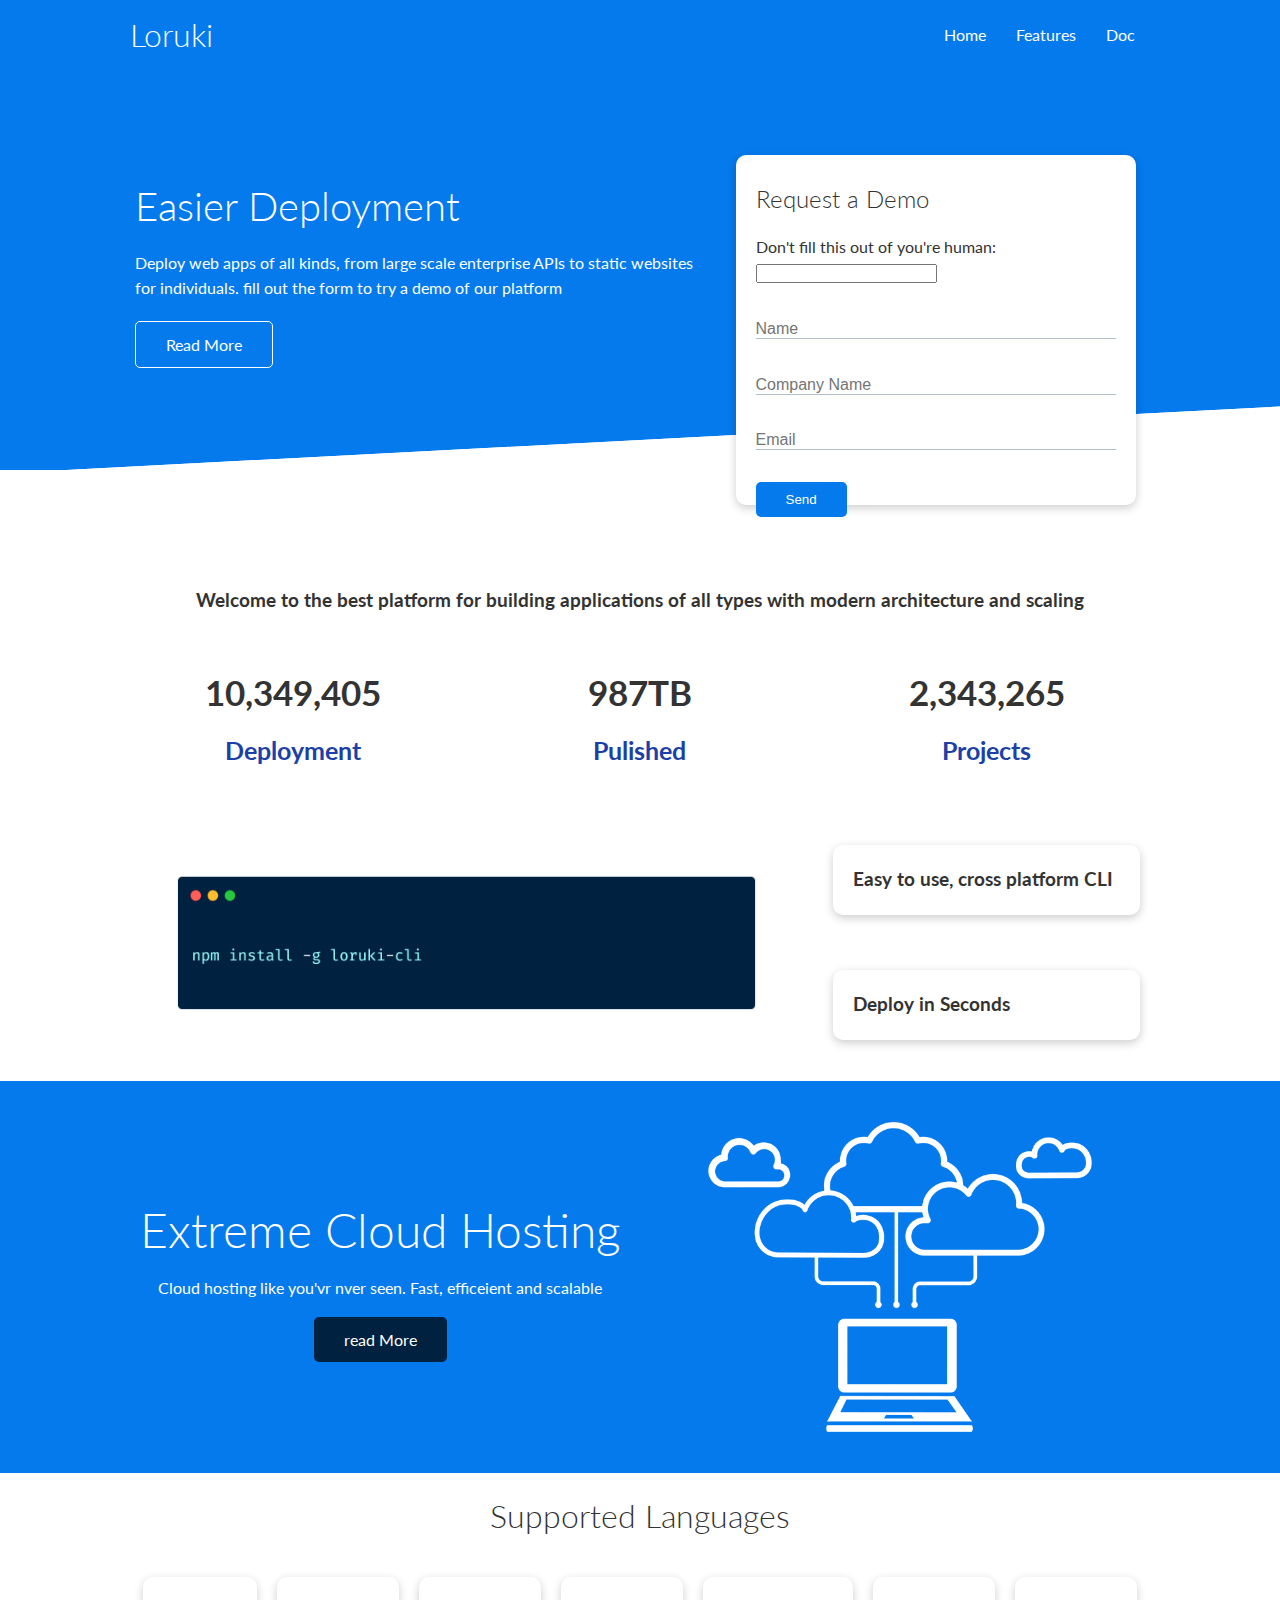
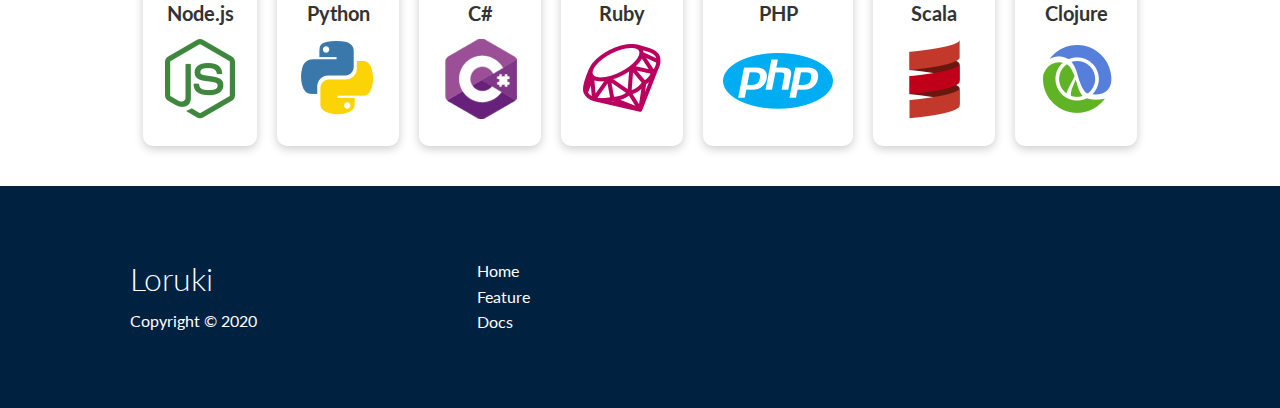
<file: index.html>
<!DOCTYPE html>
<html lang="en">
<head>
    <meta charset="UTF-8">
    <meta http-equiv="X-UA-Compatible" content="IE=edge">
    <meta name="viewport" content="width=device-width, initial-scale=1.0">
    <title>Loruki</title>
    <link rel="stylesheet" href="https://cdnjs.cloudflare.com/ajax/libs/font-awesome/6.2.0/css/all.min.css" integrity="sha512-xh6O/CkQoPOWDdYTDqeRdPCVd1SpvCA9XXcUnZS2FmJNp1coAFzvtCN9BmamE+4aHK8yyUHUSCcJHgXloTyT2A==" crossorigin="anonymous" referrerpolicy="no-referrer" />
    <link rel="stylesheet" href="css/style-loruki.css">
    <link rel="stylesheet" href="css/utilities.css">
</head>
<body>
   <div class="navbar">
        <div class="container flex"> <!--container flex start-->
            <h1 class="logo">Loruki</h1>
            <nav>
                <ul>
                    <li><a href="index.html">Home</a></li>
                    <li><a href="features.html">Features</a></li>
                    <li><a href="docs.html">Doc</a></li>
                </ul>
            </nav>
        </div> <!--container flex end-->
   </div> <!--navbar class end-->

   <!--Shwcase-->
   <section class="showcase">
        <div class="container grid"> <!--container grid start-->
            <div class="showcase-text">
                <h1>Easier Deployment</h1>
                <p>
                    Deploy web apps of all kinds, from large scale enterprise APIs to static websites for individuals. fill out the form to try a demo of our platform
                </p>
                <a href="features.html" class="btn btn-outline">Read More</a>
            </div>
            <div class="showcase-form card">
                <h2>Request a Demo</h2>
                <form name="contact" method="post" netlify-honeypot="bot-field" data-netfly="true">
                    <input type="hidden" name="form-name" value="contact">
                    <p class="=hidden">
                        <label> Don't fill this out of you're human:<input name="bot-field" /></label>
                    </p>
                    <div class="form-control">
                        <input type="text" name="name" placeholder="Name" required>
                    </div>
                    <div class="form-control">
                        <input type="text" name="company" placeholder="Company Name" required>
                    </div>
                    <div class="form-control">
                        <input type="email" name="email" placeholder="Email" required>
                    </div>
                    <input type="submit" value="Send" class="btn btn-primary">

                </form>
            </div>

        </div><!--container grid end-->
   </section>
    
   <!--Stats-->
   <section class="stats">
        <div class="container">
            <h3 class="stats-heading text-center my-1">
                Welcome to the best platform for building applications of all types with modern architecture and scaling
            </h3>
            
            <div class="grid grid-3 text-center my-4">
                <div>
                    <i class="fas fa-server fa-3x"></i>
                    <h3>10,349,405</h3>
                    <p class="text-secondary">Deployment</p>
                </div>
                <div>
                    <i class="fas fa-upload fa-3x"></i>
                    <h3>987TB</h3>
                    <p class="text-secondary">Pulished</p>
                </div>
                <div>
                    <i class="fas fa-project-diagram fa-3x"></i>
                    <h3>2,343,265</h3>
                    <p class="text-secondary">Projects</p>
                </div>
            </div>
        </div>
   </section>

   <!--Cli-->
   <section class="cli">
    <div class="container grid">
        <img src="img/cli.png" alt="">
        <div class="card">
            <h3>Easy to use, cross platform CLI</h3>
        </div>
        <div class="card">
            <h3>Deploy in Seconds</h3>
        </div>
    </div>
   </section>

   <!--Coud-->
    <section class="cloud bg-primary my-2 py-2">
        <div class="container grid">
            <div class="text-center">
                <h2 class="lg">Extreme Cloud Hosting</h2>
                <p class="lead my-1">Cloud hosting like you'vr nver seen. Fast, efficeient and scalable</p>
                <a href="features.html" class="btn btn-dark">read More</a>
            </div>
            <img src="img/cloud.png" alt="">
        </div>
    </section>

   <!-- Languages -->
   <section class="languages">
    <h2 class="md text-center my-2">
        Supported Languages
    </h2>
    <div class="container flex">
        <div class="card">
            <h4>Node.js</h4>
            <img src="img/logos/node.png" alt="">
        </div>
        <div class="card">
            <h4>Python</h4>
            <img src="img/logos/python.png" alt="">
        </div>
          <div class="card">
            <h4>C#</h4>
            <img src="img/logos/csharp.png" alt="">
        </div>
        <div class="card">
            <h4>Ruby</h4>
            <img src="img/logos/ruby.png" alt="">
        </div>
        <div class="card">
            <h4>PHP</h4>
            <img src="img/logos/php.png" alt="">
        </div>
          <div class="card">
            <h4>Scala</h4>
            <img src="img/logos/scala.png" alt="">
          </div>
        <div class="card">
            <h4>Clojure</h4>
            <img src="img/logos/clojure.png" alt="">
        </div>
    </div>
   </section>

   <!--Footer-->
   <footer class="footer bg-dark py-5">
    <div class="container grid grid-3">
        <div>
            <h1>Loruki</h1>
            <p>Copyright &copy; 2020</p>
        </div>
        <nav>
            <ul>
                <li><a href="index.html">Home</a></li>
                <li><a href="feature.html">Feature</a></li>
                <li><a href="docs.html">Docs</a></li>
            </ul>
        </nav>
        <div class="social">
            <a href="#"><i class="fab fa-github fa-2x"></i></a>
            <a href="#"><i class="fab fa-facebook fa-2x"></i></a>
            <a href="#"><i class="fab fa-instagram fa-2x"></i></a>
            <a href="#"><i class="fab fa-twitter fa-2x"></i></a>
        </div>
   </footer>
</body>
</html>
</file>
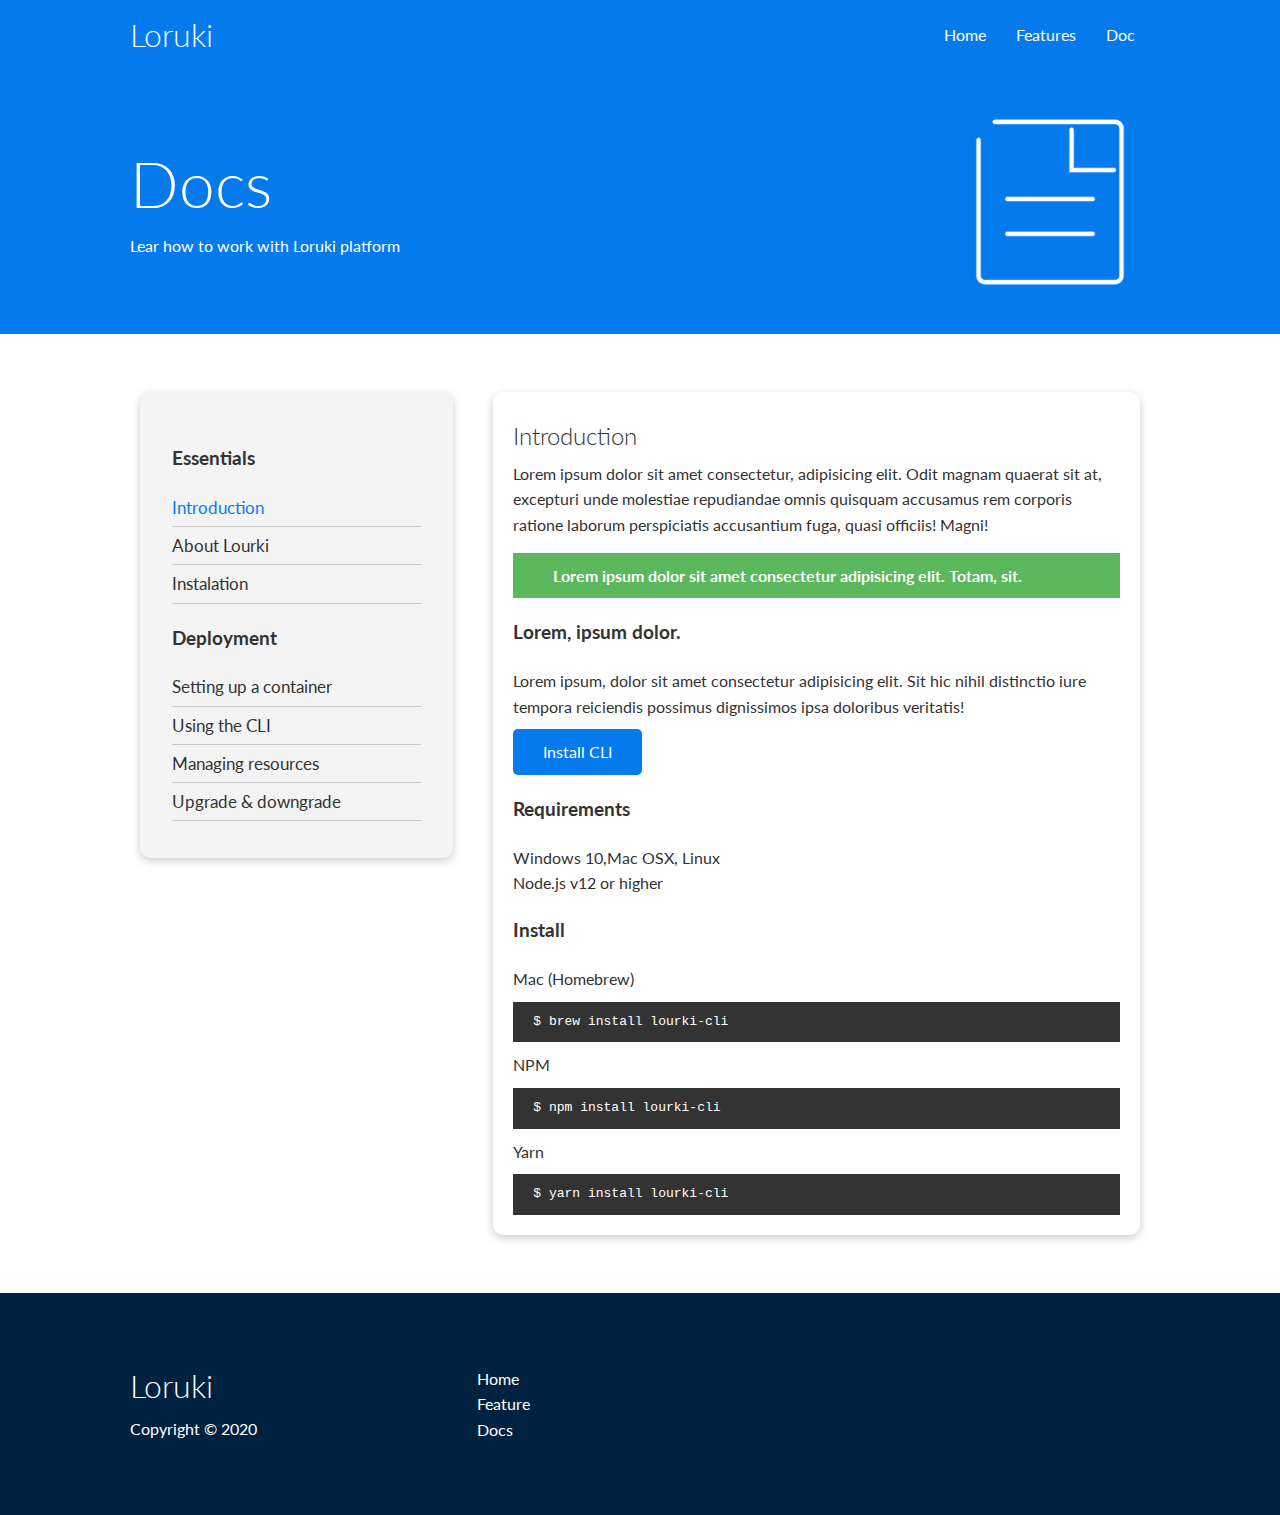
<file: docs.html>
<!DOCTYPE html>
<html lang="en">
<head>
    <meta charset="UTF-8">
    <meta http-equiv="X-UA-Compatible" content="IE=edge">
    <meta name="viewport" content="width=device-width, initial-scale=1.0">
    <title>Loruki</title>
    <link rel="stylesheet" href="https://cdnjs.cloudflare.com/ajax/libs/font-awesome/6.2.0/css/all.min.css" integrity="sha512-xh6O/CkQoPOWDdYTDqeRdPCVd1SpvCA9XXcUnZS2FmJNp1coAFzvtCN9BmamE+4aHK8yyUHUSCcJHgXloTyT2A==" crossorigin="anonymous" referrerpolicy="no-referrer" />
    <link rel="stylesheet" href="css/utilities.css">
    <link rel="stylesheet" href="css/style-loruki.css">
    
</head>
<body>
   <div class="navbar">
        <div class="container flex"> <!--container flex start-->
            <h1 class="logo">Loruki</h1>
            <nav>
                <ul>
                    <li><a href="index.html">Home</a></li>
                    <li><a href="features.html">Features</a></li>
                    <li><a href="docs.html">Doc</a></li>
                </ul>
            </nav>
        </div> <!--container flex end-->
   </div> <!--navbar class end-->

   <!--Head-->
   <section class="docs-head bg-primary py-3">
        <div class="container grid">
            <div>
                <h1 class="xl">Docs</h1>
                <p class="lead">
                    Lear how to work with Loruki platform
            </div>
            <img src="img/docs.png" alt="">
        </div>    
   </section>

   <!--Docs main-->
   <section class="docs-main my-4">
        <div class="container grid">
            <div class="card bg-light p-3">
                <h3 class="my-2">Essentials</h3>
                <nav>
                    <ul>
                        <li><a  class="text-primary" href="#">Introduction</a></li>
                        <li><a href="#">About Lourki</a></li>
                        <li><a href="#">Instalation</a></li>
                    </ul>
                </nav>

                <h3 class="my-2">Deployment</h3>
                <nav>
                    <ul>
                        <li><a href="#">Setting up a container</a></li>
                        <li><a href="#">Using the CLI</a></li>
                        <li><a href="#">Managing resources</a></li>
                        <li><a href="#">Upgrade & downgrade</a></li>
                    </ul>
                </nav>
            </div>
            <div class="card">
                <h2>Introduction</h2>
                <p>Lorem ipsum dolor sit amet consectetur, adipisicing elit. Odit magnam quaerat sit at, excepturi unde molestiae repudiandae omnis quisquam accusamus rem corporis ratione laborum perspiciatis accusantium fuga, quasi officiis! Magni!</p>
                <div class="alert alert-success">
                    <i class="fas fa-info"></i> Lorem ipsum dolor sit amet consectetur adipisicing elit. Totam, sit.
                </div>
                <h3>Lorem, ipsum dolor.</h3>
                <p>
                    Lorem ipsum, dolor sit amet consectetur adipisicing elit. Sit hic nihil distinctio iure tempora reiciendis possimus dignissimos ipsa doloribus veritatis!
                </p>
                <a href="#" class="btn btn-primary">Install CLI</a>

                <h3>Requirements</h3>
                <ul>
                    <li>Windows 10,Mac OSX, Linux</li>
                    <li>Node.js v12 or higher</li>
                </ul>

                <h3>Install</h3>
                <p>Mac (Homebrew)</p>
                <pre><code>$ brew install lourki-cli</code></pre>
                <p>NPM</p>
                <pre><code>$ npm install lourki-cli</code></pre>
                <p>Yarn</p>
                <pre><code>$ yarn install lourki-cli</code></pre>

            </div>
        </div>
   </section>
   
   <!--Footer-->
   <footer class="footer bg-dark py-5">
    <div class="container grid grid-3">
        <div>
            <h1>Loruki</h1>
            <p>Copyright &copy; 2020</p>
        </div>
        <nav>
            <ul>
                <li><a href="index.html">Home</a></li>
                <li><a href="feature.html">Feature</a></li>
                <li><a href="docs.html">Docs</a></li>
            </ul>
        </nav>
        <div class="social">
            <a href="#"><i class="fab fa-github fa-2x"></i></a>
            <a href="#"><i class="fab fa-facebook fa-2x"></i></a>
            <a href="#"><i class="fab fa-instagram fa-2x"></i></a>
            <a href="#"><i class="fab fa-twitter fa-2x"></i></a>
        </div>
   </footer>
</body>
</html>
</file>
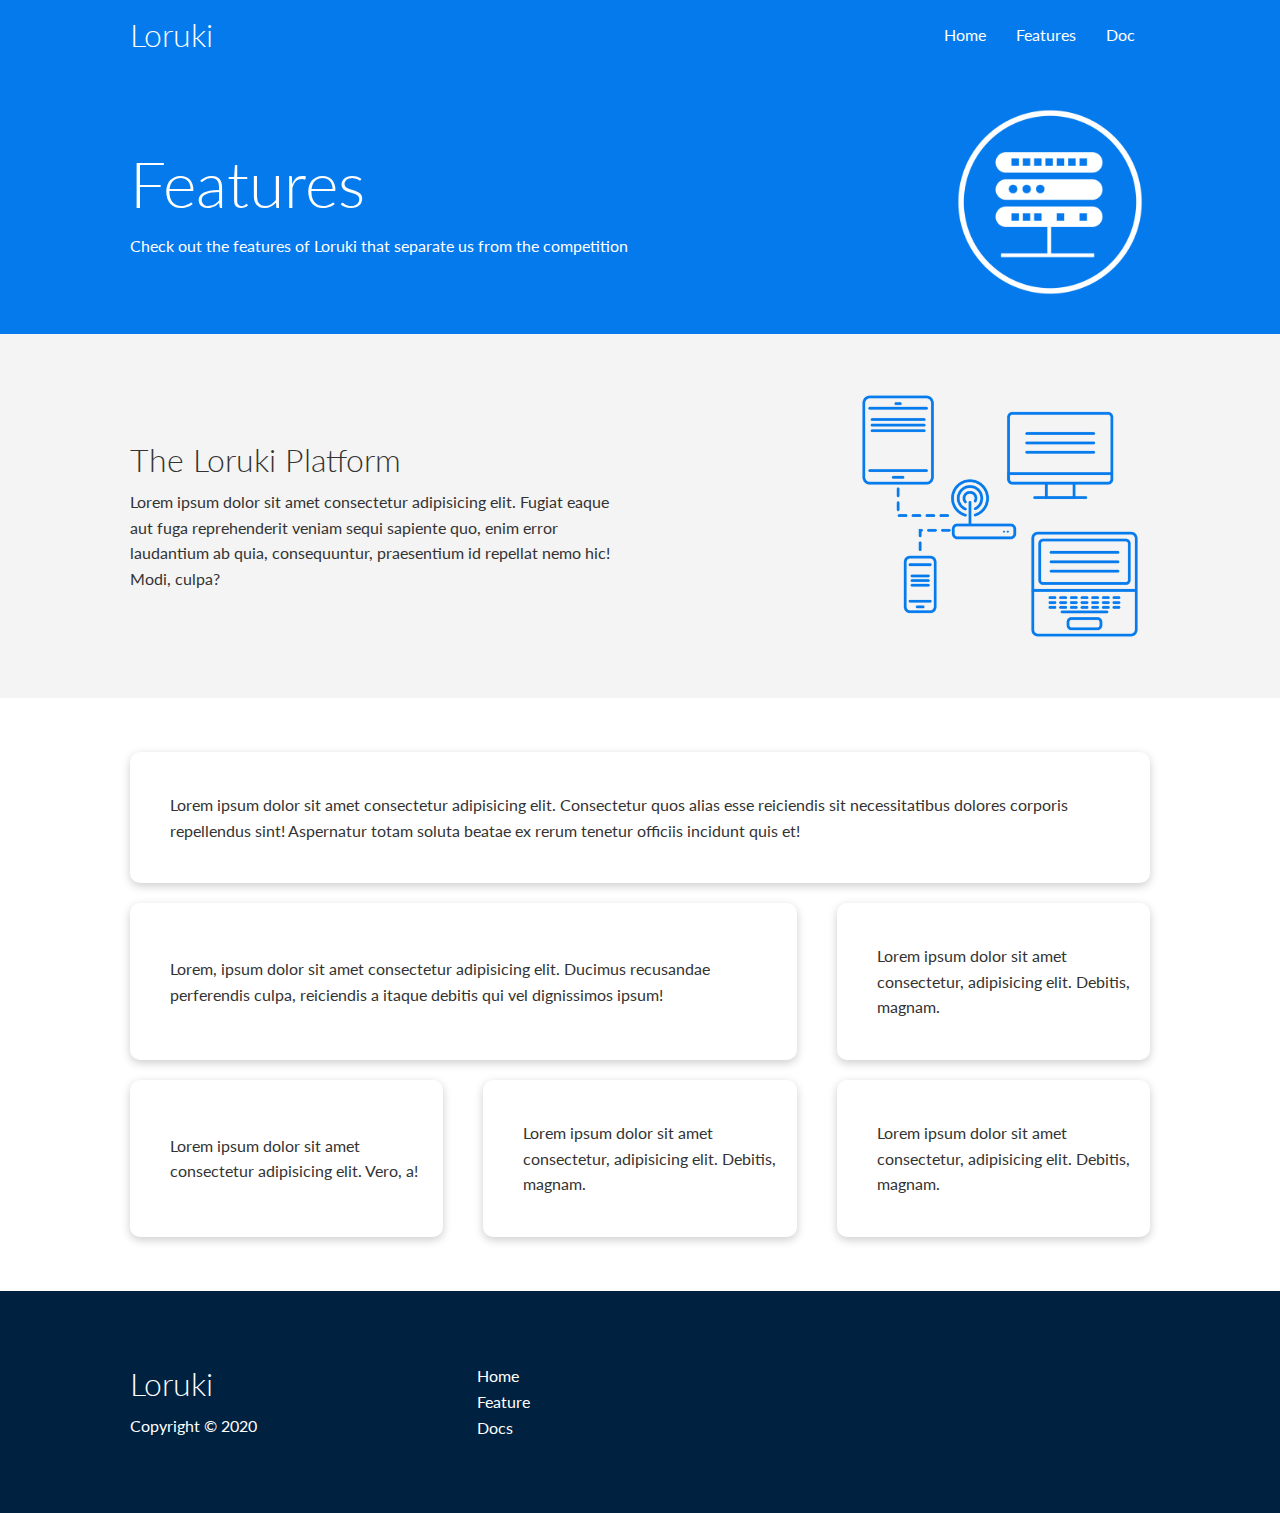
<file: features.html>
<!DOCTYPE html>
<html lang="en">
<head>
    <meta charset="UTF-8">
    <meta http-equiv="X-UA-Compatible" content="IE=edge">
    <meta name="viewport" content="width=device-width, initial-scale=1.0">
    <title>Loruki</title>
    <link rel="stylesheet" href="https://cdnjs.cloudflare.com/ajax/libs/font-awesome/6.2.0/css/all.min.css" integrity="sha512-xh6O/CkQoPOWDdYTDqeRdPCVd1SpvCA9XXcUnZS2FmJNp1coAFzvtCN9BmamE+4aHK8yyUHUSCcJHgXloTyT2A==" crossorigin="anonymous" referrerpolicy="no-referrer" />
    <link rel="stylesheet" href="css/utilities.css">
    <link rel="stylesheet" href="css/style-loruki.css">
    
</head>
<body>
   <div class="navbar">
        <div class="container flex"> <!--container flex start-->
            <h1 class="logo">Loruki</h1>
            <nav>
                <ul>
                    <li><a href="index.html">Home</a></li>
                    <li><a href="features.html">Features</a></li>
                    <li><a href="docs.html">Doc</a></li>
                </ul>
            </nav>
        </div> <!--container flex end-->
   </div> <!--navbar class end-->

   <!--Head-->
   <section class="features-head bg-primary py-3">
        <div class="container grid">
            <div>
                <h1 class="xl">Features</h1>
                <p class="lead">
                    Check out the features of Loruki that separate us from the competition
                </p>
            </div>
            <img src="img/server.png" alt="">
        </div>    
   </section>

   <!--Sub Head-->
   <section class="features-sub-head bg-light py-3">
        <div class="container grid">
            <div>
                <h1 class="md">The Loruki Platform</h1>
                <p>
                    Lorem ipsum dolor sit amet consectetur adipisicing elit. Fugiat eaque aut fuga reprehenderit veniam sequi sapiente quo, enim error laudantium ab quia, consequuntur, praesentium id repellat nemo hic! Modi, culpa?
                </p>
            </div>
            <img src="img/server2.png" alt="">
        </div>
   </section>

   <section class="features-main my-2">
        <div class="container grid grid-3">
            <div class="card flex">
                <i class="fas fa-server fa-3x"></i>
                <p>
                    Lorem ipsum dolor sit amet consectetur adipisicing elit. Consectetur quos alias esse reiciendis sit necessitatibus dolores corporis repellendus sint! Aspernatur totam soluta beatae ex rerum tenetur officiis incidunt quis et!
                </p>
            </div>
            <div class="card flex">
                <i class="fas fa-network-wired fa-3x"></i>
                <p>
                    Lorem, ipsum dolor sit amet consectetur adipisicing elit. Ducimus
                    recusandae perferendis culpa, reiciendis a itaque debitis qui vel
                    dignissimos ipsum!
                </p>
            </div>
            <div class="card flex">
                <i class="fas fa-laptop-code fa-3x"></i>
                <p>
                    Lorem ipsum dolor sit amet consectetur, adipisicing elit. Debitis,
                    magnam.
                </p>
            </div>
            <div class="card flex">
                <i class="fas fa-database fa-3x"></i>
                <p>
                    Lorem ipsum dolor sit amet consectetur adipisicing elit. Vero, a!
                </p>
            </div>
            <div class="card flex">
                <i class="fas fa-power-off fa-3x"></i>
                <p>
                    Lorem ipsum dolor sit amet consectetur, adipisicing elit. Debitis,
                    magnam.
                </p>
            </div>
            <div class="card flex">
                <i class="fas fa-upload fa-3x"></i>
                <p>
                    Lorem ipsum dolor sit amet consectetur, adipisicing elit. Debitis,
                    magnam.
                </p>
            </div>
        </div>
   </section>

   <!--Footer-->
   <footer class="footer bg-dark py-5">
    <div class="container grid grid-3">
        <div>
            <h1>Loruki</h1>
            <p>Copyright &copy; 2020</p>
        </div>
        <nav>
            <ul>
                <li><a href="index.html">Home</a></li>
                <li><a href="feature.html">Feature</a></li>
                <li><a href="docs.html">Docs</a></li>
            </ul>
        </nav>
        <div class="social">
            <a href="#"><i class="fab fa-github fa-2x"></i></a>
            <a href="#"><i class="fab fa-facebook fa-2x"></i></a>
            <a href="#"><i class="fab fa-instagram fa-2x"></i></a>
            <a href="#"><i class="fab fa-twitter fa-2x"></i></a>
        </div>
   </footer>
</body>
</html>
</file>
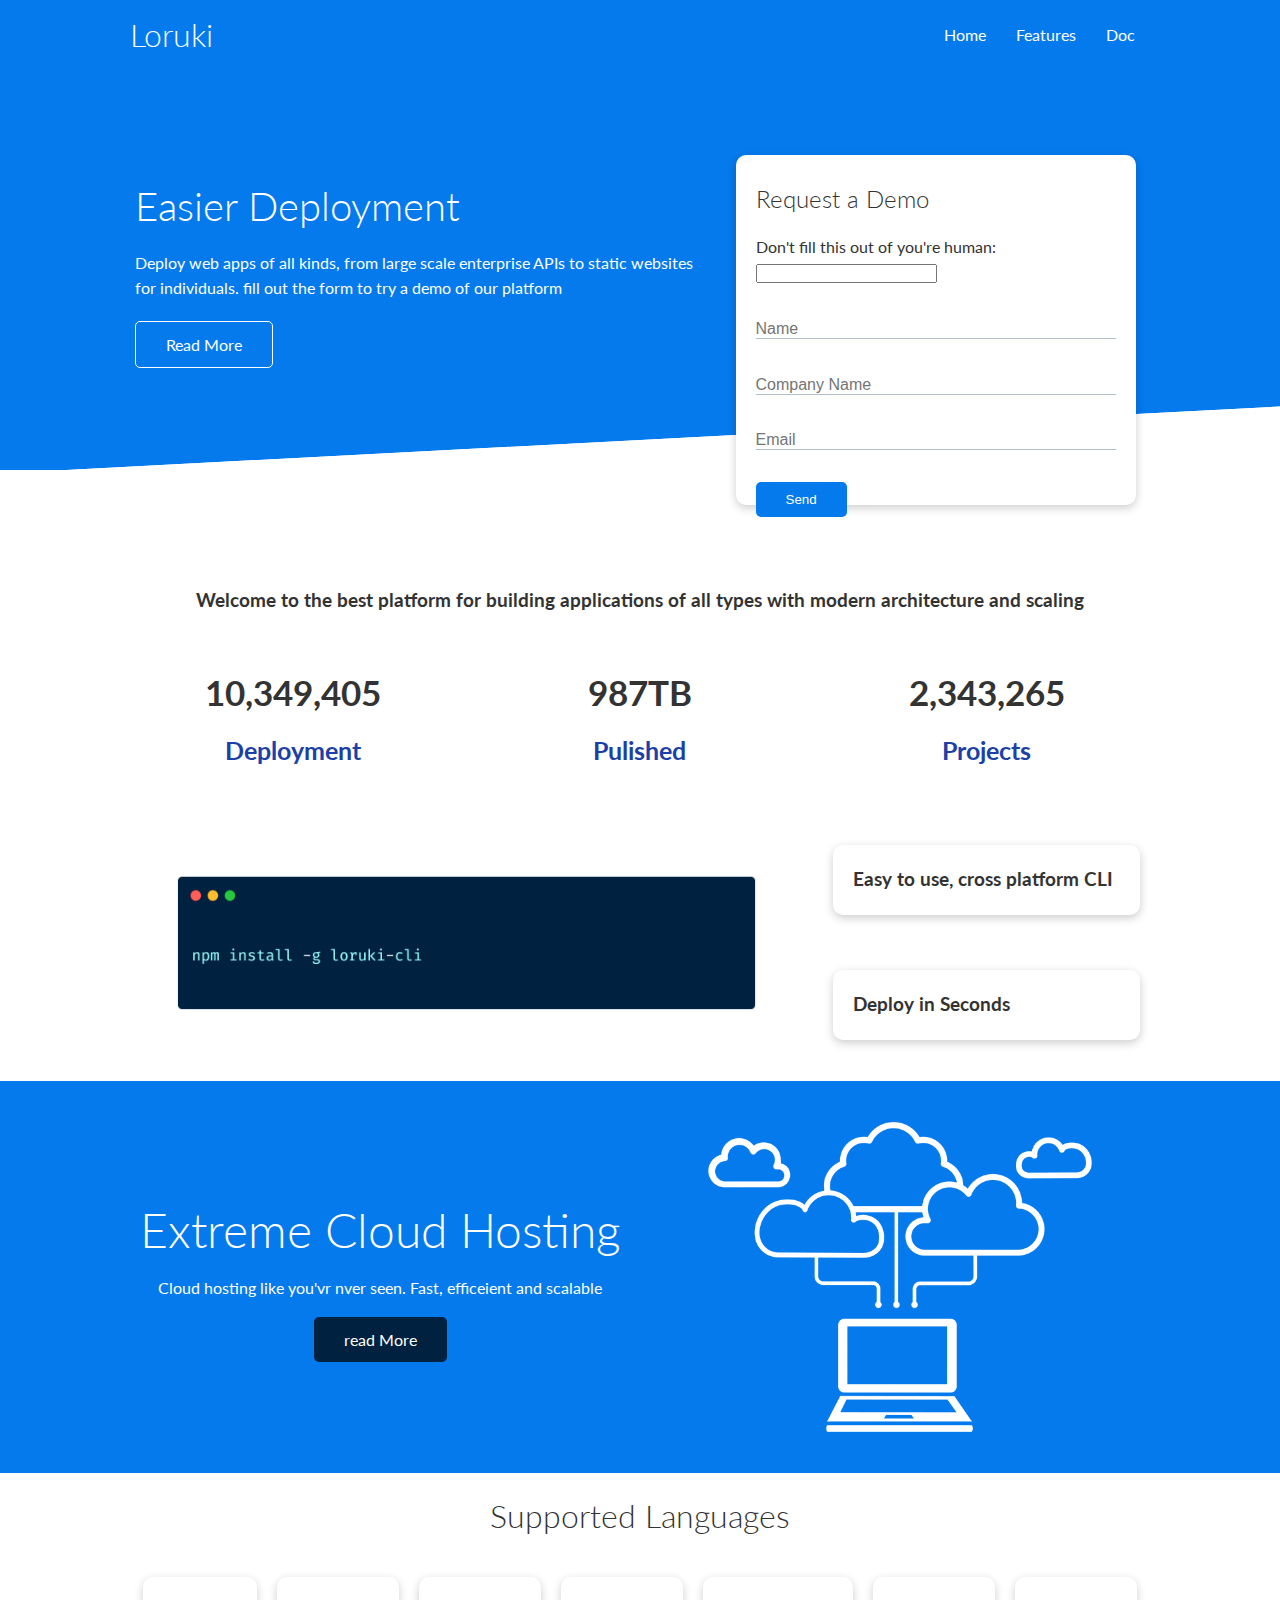
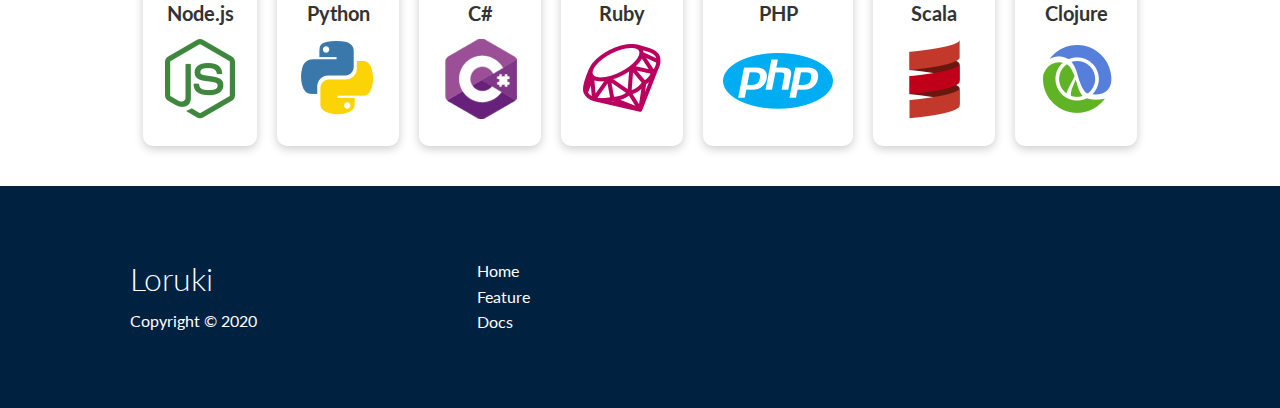
<file: loruki.html>
<!DOCTYPE html>
<html lang="en">
<head>
    <meta charset="UTF-8">
    <meta http-equiv="X-UA-Compatible" content="IE=edge">
    <meta name="viewport" content="width=device-width, initial-scale=1.0">
    <title>Loruki</title>
    <link rel="stylesheet" href="https://cdnjs.cloudflare.com/ajax/libs/font-awesome/6.2.0/css/all.min.css" integrity="sha512-xh6O/CkQoPOWDdYTDqeRdPCVd1SpvCA9XXcUnZS2FmJNp1coAFzvtCN9BmamE+4aHK8yyUHUSCcJHgXloTyT2A==" crossorigin="anonymous" referrerpolicy="no-referrer" />
    <link rel="stylesheet" href="css/style-loruki.css">
    <link rel="stylesheet" href="css/utilities.css">
</head>
<body>
   <div class="navbar">
        <div class="container flex"> <!--container flex start-->
            <h1 class="logo">Loruki</h1>
            <nav>
                <ul>
                    <li><a href="loruki.html">Home</a></li>
                    <li><a href="features.html">Features</a></li>
                    <li><a href="docs.html">Doc</a></li>
                </ul>
            </nav>
        </div> <!--container flex end-->
   </div> <!--navbar class end-->

   <!--Shwcase-->
   <section class="showcase">
        <div class="container grid"> <!--container grid start-->
            <div class="showcase-text">
                <h1>Easier Deployment</h1>
                <p>
                    Deploy web apps of all kinds, from large scale enterprise APIs to static websites for individuals. fill out the form to try a demo of our platform
                </p>
                <a href="features.html" class="btn btn-outline">Read More</a>
            </div>
            <div class="showcase-form card">
                <h2>Request a Demo</h2>
                <form name="contact" method="post" netlify-honeypot="bot-field" data-netfly="true">
                    <input type="hidden" name="form-name" value="contact">
                    <p class="=hidden">
                        <label> Don't fill this out of you're human:<input name="bot-field" /></label>
                    </p>
                    <div class="form-control">
                        <input type="text" name="name" placeholder="Name" required>
                    </div>
                    <div class="form-control">
                        <input type="text" name="company" placeholder="Company Name" required>
                    </div>
                    <div class="form-control">
                        <input type="email" name="email" placeholder="Email" required>
                    </div>
                    <input type="submit" value="Send" class="btn btn-primary">

                </form>
            </div>

        </div><!--container grid end-->
   </section>
    
   <!--Stats-->
   <section class="stats">
        <div class="container">
            <h3 class="stats-heading text-center my-1">
                Welcome to the best platform for building applications of all types with modern architecture and scaling
            </h3>
            
            <div class="grid grid-3 text-center my-4">
                <div>
                    <i class="fas fa-server fa-3x"></i>
                    <h3>10,349,405</h3>
                    <p class="text-secondary">Deployment</p>
                </div>
                <div>
                    <i class="fas fa-upload fa-3x"></i>
                    <h3>987TB</h3>
                    <p class="text-secondary">Pulished</p>
                </div>
                <div>
                    <i class="fas fa-project-diagram fa-3x"></i>
                    <h3>2,343,265</h3>
                    <p class="text-secondary">Projects</p>
                </div>
            </div>
        </div>
   </section>

   <!--Cli-->
   <section class="cli">
    <div class="container grid">
        <img src="img/cli.png" alt="">
        <div class="card">
            <h3>Easy to use, cross platform CLI</h3>
        </div>
        <div class="card">
            <h3>Deploy in Seconds</h3>
        </div>
    </div>
   </section>

   <!--Coud-->
    <section class="cloud bg-primary my-2 py-2">
        <div class="container grid">
            <div class="text-center">
                <h2 class="lg">Extreme Cloud Hosting</h2>
                <p class="lead my-1">Cloud hosting like you'vr nver seen. Fast, efficeient and scalable</p>
                <a href="features.html" class="btn btn-dark">read More</a>
            </div>
            <img src="img/cloud.png" alt="">
        </div>
    </section>

   <!-- Languages -->
   <section class="languages">
    <h2 class="md text-center my-2">
        Supported Languages
    </h2>
    <div class="container flex">
        <div class="card">
            <h4>Node.js</h4>
            <img src="img/logos/node.png" alt="">
        </div>
        <div class="card">
            <h4>Python</h4>
            <img src="img/logos/python.png" alt="">
        </div>
          <div class="card">
            <h4>C#</h4>
            <img src="img/logos/csharp.png" alt="">
        </div>
        <div class="card">
            <h4>Ruby</h4>
            <img src="img/logos/ruby.png" alt="">
        </div>
        <div class="card">
            <h4>PHP</h4>
            <img src="img/logos/php.png" alt="">
        </div>
          <div class="card">
            <h4>Scala</h4>
            <img src="img/logos/scala.png" alt="">
          </div>
        <div class="card">
            <h4>Clojure</h4>
            <img src="img/logos/clojure.png" alt="">
        </div>
    </div>
   </section>

   <!--Footer-->
   <footer class="footer bg-dark py-5">
    <div class="container grid grid-3">
        <div>
            <h1>Loruki</h1>
            <p>Copyright &copy; 2020</p>
        </div>
        <nav>
            <ul>
                <li><a href="loruki.html">Home</a></li>
                <li><a href="feature.html">Feature</a></li>
                <li><a href="docs.html">Docs</a></li>
            </ul>
        </nav>
        <div class="social">
            <a href="#"><i class="fab fa-github fa-2x"></i></a>
            <a href="#"><i class="fab fa-facebook fa-2x"></i></a>
            <a href="#"><i class="fab fa-instagram fa-2x"></i></a>
            <a href="#"><i class="fab fa-twitter fa-2x"></i></a>
        </div>
   </footer>
</body>
</html>
</file>
<file: css/style-loruki.css>
@import url('https://fonts.googleapis.com/css2?family=Lato:wght@300&display=swap');

:root {
    --primary-color: #047aed;
    --secondary-color: #1c3fa8;
    --dark-color: #002240;
    --light-color: #f4f4f4;
    --success-color: #5cb85c;
    --error-color: #d9534f;
}

*{
    box-sizing: border-box;
    padding: 0;
    margin:0;
}

body{
    font-family: 'Lato',sans-serif;
    color: #333;
    line-height: 1.6;
}

ul{
    list-style: none;
}

a{
    text-decoration: none;
    color: #333;
}

h1, h2{
    font-weight: 300;
    line-height: 1.2;
    margin: 10px 0;
}

p{
    margin: 10px 0;
}

img{
    width: 100%;
}

code,pre{
    background-color: #333;
    color: #ffff;
    padding: 10px;
}

.hidden{
    visibility: hidden;
    height: 0;
}

/*Navbar*/
.navbar{
    background-color: var(--primary-color);
    color: #fff;
    height: 70px;
}

.navbar ul{
    display:flex;
}

.navbar a{
    color: #fff;
    padding: 10px;
    margin: 0 5px;
}

.navbar a:hover{
    border-bottom: 2px #fff solid;
}

.navbar .flex{
    justify-content: space-between;
}

/* Showcase*/
.showcase{
    height: 400px;
    background-color: var(--primary-color);
    color: #fff;
    position: relative;
}

.showcase h1{
    font-size: 40px;
}

.showcase p{
    margin: 20px 0;
}

.showcase .grid{
    overflow: visible;
    grid-template-columns: 55% auto;
    gap: 30px;
}

.showcase-text{
    animation: slideInFromLeft 1s ease-in;
}

.showcase-form{
    position: relative;
    top:60px;
    height: 350px;
    width: 400px;
    z-index: 100;
    animation: slideInFromRight 1s ease-in;
}

.showcase-form input[type="text"],
.showcase-form input[type="email"]{
    border: 0;
    border-bottom: 1px solid #b4becb;
    width: 100%;
    font-size: 16px;
}

.showcase-form .form-control{
    margin: 30px 0;
}

.showcase-form input:focus{
    outline: none;
}

.showcase::before,
.showcase::after{
    content: '';
    position: absolute;
    height: 100px;
    bottom: -70px;
    right: 0;
    left: 0;
    background: #fff;
    transform: skewY(-3deg);
    -webkit-transform: skewY(-3deg);
    -moz-transform: skewY(-3deg);
    -ms-transform: skewY(-3deg);
}


/*Stats*/
.stats{
    padding-top: 100px;
    animation: slideInFromBottom 1s ease-in;
}

.stats-heading{
    max-width: width 500px;
    margin:auto ;
}

.stats .grid h3{
    font-size: 35px;
}

.stats .grid p{
    font-size: 25px;
    font-weight: bold;
}

/* Cli */
.cli .grid{
    grid-template-columns: repeat(3, 1fr);
    grid-template-rows: repeat(2, 1fr);
}

.cli .grid > *:first-child {
    grid-column: 1 / span 2;
    grid-row: 1 / span 2;
}
  

/* Cloud*/
.clod.grid{
    grid-template-columns: 4fr 3fr ;
}

/*Languages*/

.languages .flex{
    flex-wrap: wrap;
}

.languages .card{
    text-align: center;
    margin: 18px 10px 40px;
    transition: transform 0.2s ease-in;
}

.languages .card h4{
    font-size: 20px;
    margin-bottom: 10px;
}

.languages .card:hover{
    transform: translateY(-15px);
}

/*Features*/
.features-head img, .docs-head img{
    width: 200px;
    justify-self: flex-end;
}

.features-sub-head img{
    width: 300px;
    justify-self: flex-end;
}

.features-main .card > i{
    margin-right: 20px;
}

.features-main .grid{
   padding: 30px;
}

.features-main .grid > *:first-child{
    grid-column: 1 / span 3;
}

.features-main .grid > *:nth-child(2){
    grid-column: 1 / span 2;
}

/*Docs*/
.docs-main h3{
    margin: 20px 0;
}

.docs-main .grid{
    grid-template-columns: 1fr 2fr;
    align-items: flex-start;
}

.docs-main nav li{
    font-size: 17px;
    padding-bottom: 5px;
    margin-bottom: 5px;
    border-bottom: 1px #ccc solid;
    
}

.docs-main a:hover{
    font-weight: bold;
}

/*Footer*/
.footer .social a{
    margin:0 10px;
}

/*Animations */
@keyframes slideInFromLeft{
    0%{
        transform: translateX(-100%);
    }

    100%{
        transform: translateX(0);
    }
}

@keyframes slideInFromRight{
    0%{
        transform: translateX(100%);
    }

    100%{
        transform: translateX(0);
    }
}

@keyframes slideInFromTop{
    0%{
        transform: translateY(-100%);
    }

    100%{
        transform: translateX(0);
    }
}

@keyframes slideInFromBottom{
    0%{
        transform: translateY(100%);
    }

    100%{
        transform: translateX(0);
    }
}




/* Tablets and under*/
@media (max-width: 768px) {
    .grid,
    .showcase .grid,
    .stats .grid,
    .cli .grid,
    .cloud .grid,
    .features-main .grid,
    .docs-main .grid {
      grid-template-columns: 1fr;
      grid-template-rows: 1fr;
    }

    .showcase{
        height: auto;
    }

    .showcase-text{
        text-align: center;
        margin-top: 40px;
        animation: slideInFromTop 1s ease-in;
    }

    .showcase-form{
        justify-self: center;
        margin: auto;
        animation: slideInFromBottom 1s ease-in;
    }

    .cli .grid> *:first-child{
        grid-column: 1;
        grid-row: 1;
    }

    .features-head,
    .features-sub-head,
    .docs-head {
        text-align: center;
    }

    .features-head img,
    .features-sub-head img,
    .docs-head img{
        justify-self: center;
    }

    .features-main .grid > *:first-child,
    .features-main .grid > *:nth-child(2) {
      grid-column: 1;
    }
}


/* Mobile */
@media (max-width: 500px) {
    .navbar {
      height: 110px;
    }
  
    .navbar .flex {
      flex-direction: column;
    }
  
    .navbar ul {
      padding: 10px;
      background-color: rgba(0, 0, 0, 0.1);
    }
    
    .showcase-form {
      width: 300px;
    }
}
</file>
<file: css/utilities.css>
/*utilities*/
.container{
    max-width: 1100px;
    margin: 0 auto;
    overflow: auto;
    padding: 0 40px;
}

.card{
    background-color: #fff;
    color: #333;
    border-radius: 10px;
    box-shadow: 0 3px 10px rgba(0, 0, 0, 0.2);
    padding: 20px;
    margin: 10px;
}

.btn{   
    display: inline-block;
    padding: 10px 30px;
    cursor:pointer;
    background: var(--primary-color);
    color: #fff;
    border: none;
    border-radius: 5px;
}

.btn-outline{
    background-color: transparent;
    border: 1px #fff solid;
}


.btn:hover{
    transform: scale(0.98);
}

/*Background and colored button*/
.bg-primary, .btn-primary{
    background-color: var(--primary-color);
    color: #fff;
}

.bg-secondary, .btn-secondary{
    background-color: var(--secondary-color);
    color: #fff;
}

.bg-dark, .btn-dark{
    background-color: var(--dark-color);
    color: #fff;
}

.bg-light, .btn-light{
    background-color: var(--light-color);
    color: #333;
}
.bg-primary a, .btn-primary a,
.bg-secondary a, .btn-secondary a,
.bg-dark a, .btn-dark a{
    color: white;
}



/*text-colors*/
.text-primary{
   color: var(--primary-color);

}

.text-secondary{
    color: var(--secondary-color);
 
}

.text-dark{
    color: var(--dark-color);

}

.text-light{
   color: var(--light-color);
 
}


/* Text Sizes*/
.lead{
    font: size 20px;
}

.sm{
    font-size: 1rem;
}

.md{
    font-size: 2rem;
}

.lg{
    font-size: 3rem;
}

.xl{
    font-size: 4rem;
}

.text-center{
    text-align: center;
}

/*Alert*/
.alert{
    background-color: var(--light-color);
    padding: 10px 30px;
    font-weight: bold;
    margin: 15px 0;
}

.alert i{
    margin-right: 10px;
}

.alert-success{
    background-color: var(--success-color);
    color: #fff;
}

.alert-error{
    background-color: var(--error-color);
    color: #fff;
}


.flex{
    display: flex;
    justify-content: center;
    align-items: center;
    height: 100%;
}

.grid {
    display: grid;
    grid-template-columns: repeat(2, 1fr);
    gap: 20px;
    justify-content: center;
    align-items: center;
    height: 100%;
}
  

.grid-3{
    grid-template-columns: repeat(3, 1fr);
}

/*Margin*/
.my-1{
    margin: 1rem 0;
}

.my-2{
    margin: 1.5rem 0;
}

.my-3{
    margin: 2rem 0;
}

.my-4{
    margin: 3rem 0;
}

.my-5{
    margin: 4rem 0;
}

.m-1{
    margin: 1rem;
}

.m-2{
    margin: 1.5rem;
}

.m-3{
    margin: 2rem;
}

.m-4{
    margin: 3rem;
}

.m-5{
    margin: 4rem;
}

/*Padding*/
.py-1{
    padding: 1rem 0;
}

.py-2{
    padding: 1.5rem 0;
}

.py-3{
    padding: 2rem 0;
}

.py-4{
    padding: 3rem 0;
}

.py-5{
    padding: 4rem 0;
}

.p-1{
    padding: 1rem;
}

.p-2{
    padding: 1.5rem;
}

.p-3{
    padding: 2rem;
}

.p-4{
    padding: 3rem;
}

.p-5{
    padding: 4rem;
}
</file>
